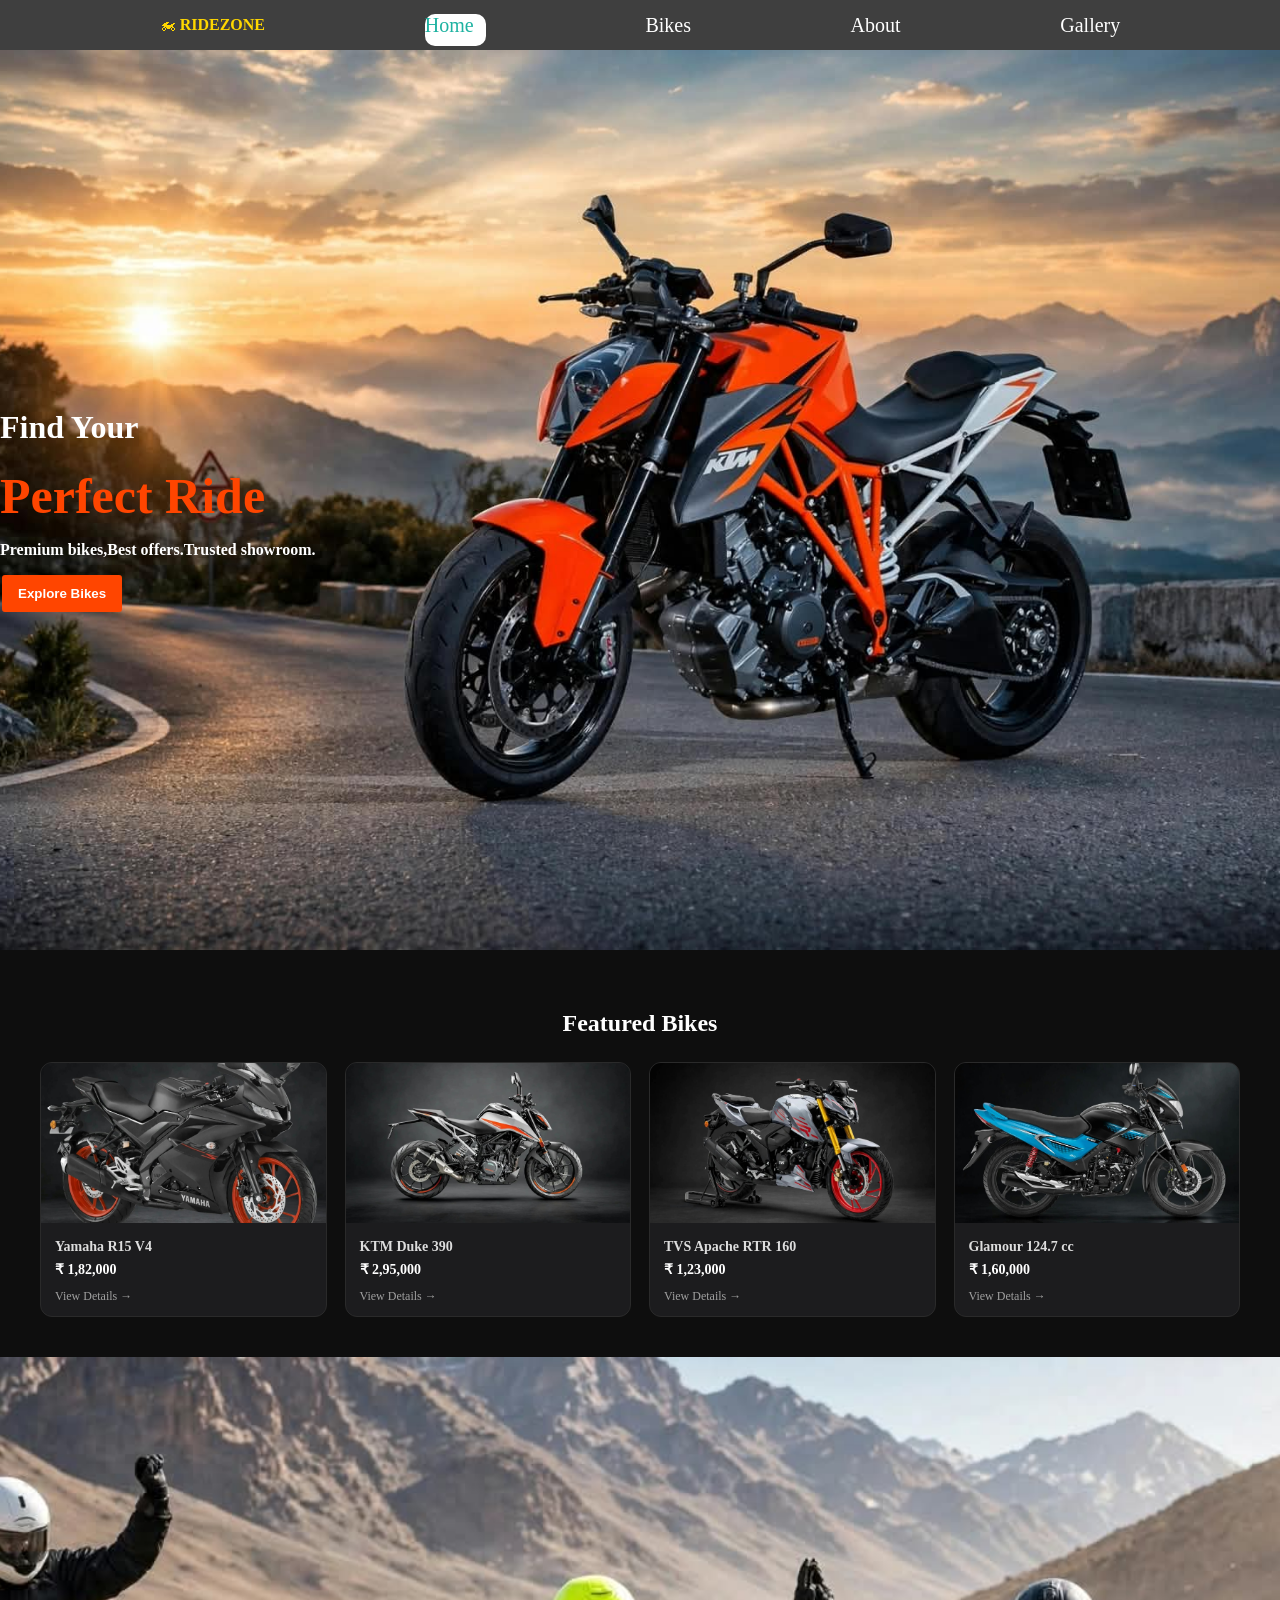
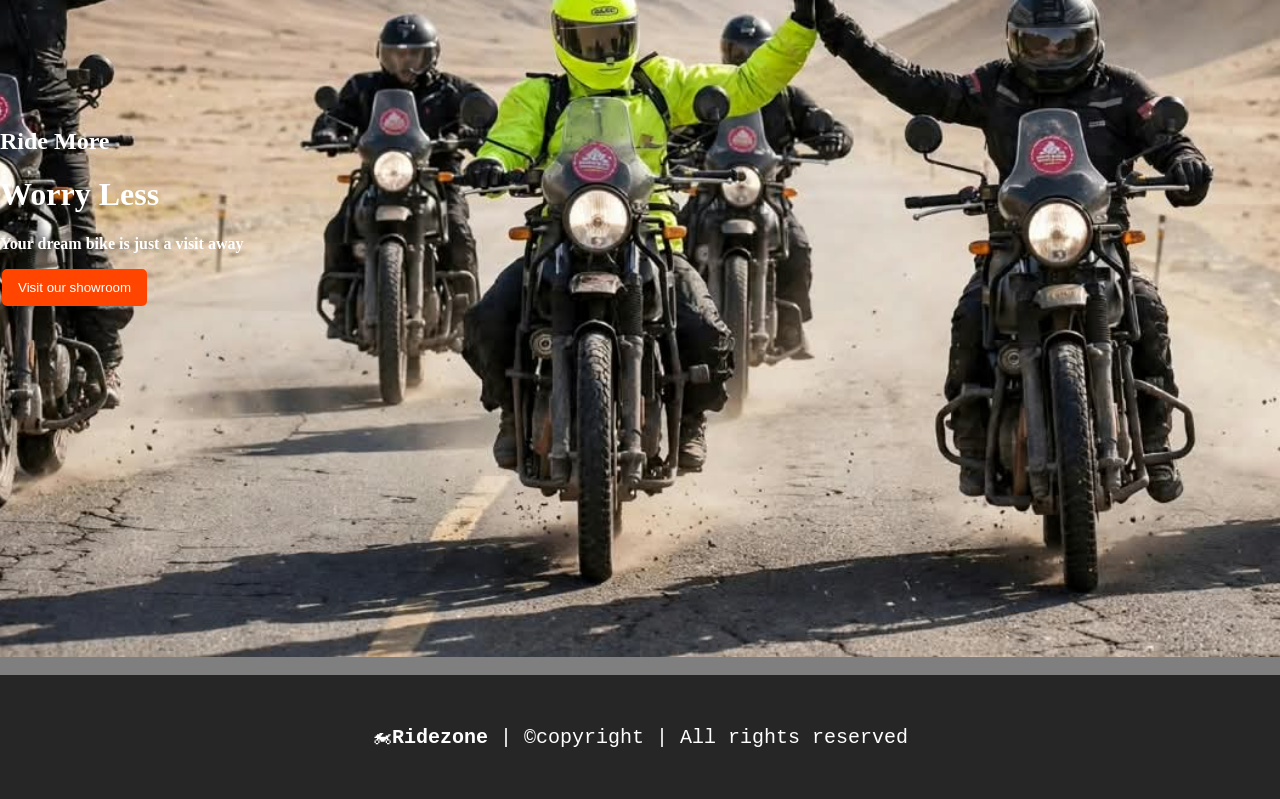
<file: index.html>
<!DOCTYPE html>
<html lang="en">
<head>
    <meta charset="UTF-8">
    <meta name="viewport" content="width=device-width, initial-scale=1.0">
    <title>Ridezone</title>
    <link rel="Stylesheet" href="index.css">
</head>

    <header class="Navbar">
        <nav >
           <p style="display: inline;" class="logo">&#127949; <b>RIDEZONE</b></p> 
           <a   class="Home" href="index.html">Home</a>
           <a   class="Bikes" href="Ridezone_bikes.html">Bikes</a>
           <a   class="About" href="Ridezone_abut.html">About</a>
           <a   class="Gallery" href="Gallery.html">Gallery</a>
        </nav>
    </header>
  <main>
    
        <div class="First_image">
            <div class="Text_image">
            <h1 class="Find">Find Your</h1> <span class="Span"><b>Perfect Ride </b></span>
            <p class="First_paragraph">  <b>Premium bikes,Best offers.Trusted showroom. </b></p>
            <button class="First_button"><b> <a href="Ridezone_bikes.html"> Explore Bikes </b></a> </button>
        </div>
        </div>
        <div class="featured-section">
  <h2>Featured Bikes</h2>
  <div class="bike-grid">

    <div class="bike-card">
      <img src="Yamaha.jpeg" class="first_image" alt="Yamaha R15 V4">
      <div class="card-info">
        <h4>Yamaha R15 V4</h4>
        <p class="price">₹ 1,82,000</p>
        <a href="https://www.yamaha-motor-india.com/yamaha-r15v4.html">View Details →</a>
      </div>
    </div>

    <div class="bike-card">
      <img src="Ktm.jpeg" class="first_image" alt="KTM Duke 390">
      <div class="card-info">
        <h4>KTM Duke 390</h4>
        <p class="price">₹ 2,95,000</p>
        <a href="https://www.ktmindia.com/ktm-bikes/dual-sport/ktm-390-enduro-r/specifications">View Details →</a>
      </div>
    </div>

    <div class="bike-card">
      <img src="Tvs.jpeg" class="first_image" alt="TVS">
      <div class="card-info">
        <h4>TVS Apache RTR 160</h4>
        <p class="price">₹ 1,23,000</p>
        <a href="https://www.tvsmotor.com/tvs-apache/premium/apache-rtr-160-2v">View Details →</a>
      </div>
    </div>

    <div class="bike-card">
      <img src="Glamour.jpeg" class="first_image" alt="Glamour">
      <div class="card-info">
        <h4>Glamour 124.7 cc </h4>
        <p class="price">₹ 1,60,000</p>
        <a href="https://www.heromotocorp.com/en-in/motorcycles/glamour-x.html">View Details →</a>
      </div>
    </div>

  </div>
</div>
<div class="Ride">
  <div class="Ride_info">
    <h2>Ride More</h2>
    <h1>Worry Less</h1>
    <p><b> Your dream bike is just a visit away</b></p>
    <button class="Ride_button"><a href="Ridezone_abut.html">Visit our showroom</a></button>
  </div>
  
  
</div>
    </main>
    <br>
    <footer>
<center class="foot"><pre>&#127949;<b>Ridezone</b> | &copy;copyright | All rights reserved</pre></center>        
    </footer>
</body>
</html>
    
</body>
</html>
</file>
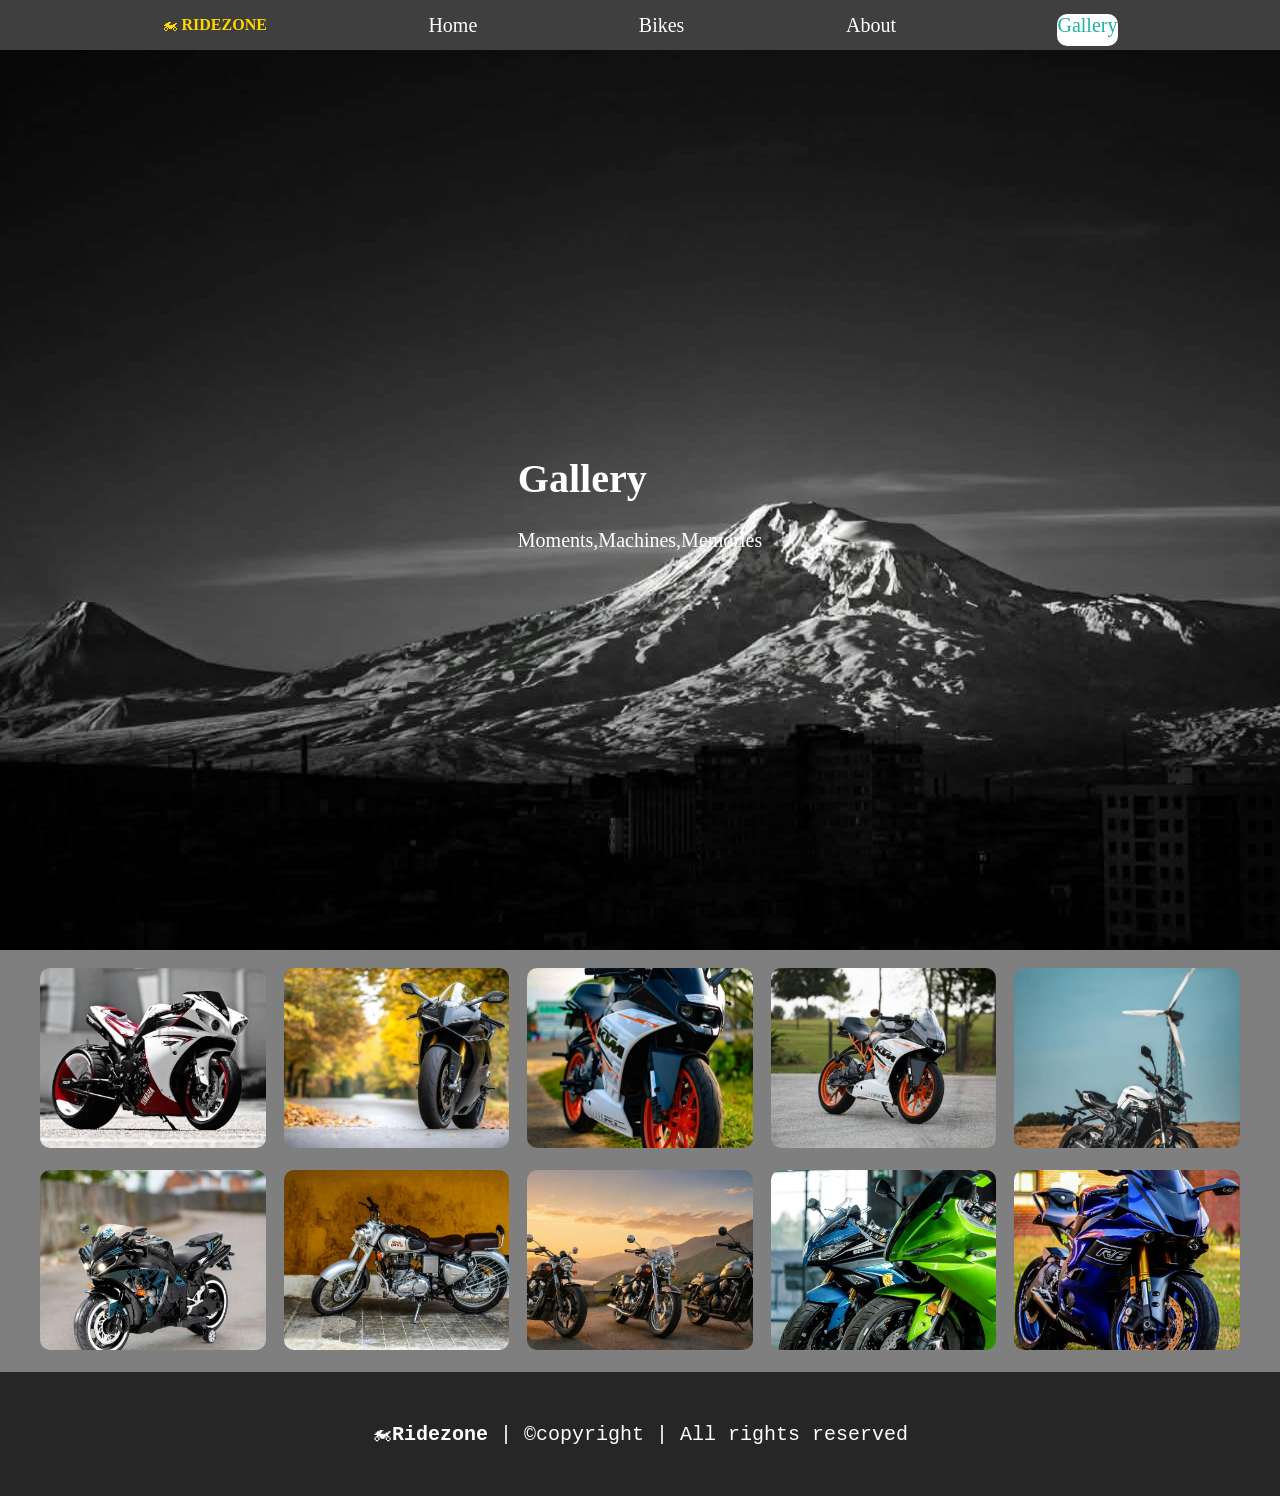
<file: Gallery.html>
<!DOCTYPE html>
<html lang="en">
<head>
    <meta charset="UTF-8">
    <meta name="viewport" content="width=device-width, initial-scale=1.0">
    <title>Gallery</title>
    <link rel="Stylesheet" href="Gallery.css">
</head>
<body>
     <header class="Navbar">
        <nav >
           <p style="display: inline;" class="logo">&#127949; <b>RIDEZONE</b></p>  
           <a   class="Home" href="index.html">Home</a>
           <a   class="Bikes" href="Ridezone_bikes.html">Bikes</a>
           <a   class="About" href="Ridezone_abut.html">About</a>
           <a   class="Gallery1" href="Gallery.html">Gallery</a>
        </nav>
    </header>
    <div class="img_1st">
        <div class="Gallery">
            <h1>Gallery</h1>
            <p>Moments,Machines,Memories</p>
        </div>
    </div>
    <br>
    <div class="images">
    <div>
        <img src="b1.jpeg" alt="bike" class="img">
    </div>
    <div >
        <img src="b2.jpeg" alt="bike" class="img">
    </div>
    <div>
        <img src="b3.jpeg" alt="bike" class="img">
    </div>
    <div>
        <img src="b4.jpeg" alt="bike" class="img">
    </div>
    <div>
        <img src="b5.jpeg" alt="bike" class="img">
    </div>
    <div>
        <img src="b6.jpeg" alt="bike" class="img">
    </div>
    <div>
        <img src="b7.jpeg" alt="bike" class="img">
    </div>
    <div>
        <img src="b8.jpeg" alt="bike" class="img">
    </div>
    <div>
        <img src="b9.jpeg" alt="bike" class="img">
    </div>
    <div>
        <img src="b10.jpeg" alt="bike" class="img">
    </div>
    </div>
    <br>
    <footer>
<center class="foot"><pre>&#127949;<b>Ridezone</b> | &copy;copyright | All rights reserved</pre></center>        
    </footer>
</body>
</html>
    
</body>
</html>
</file>
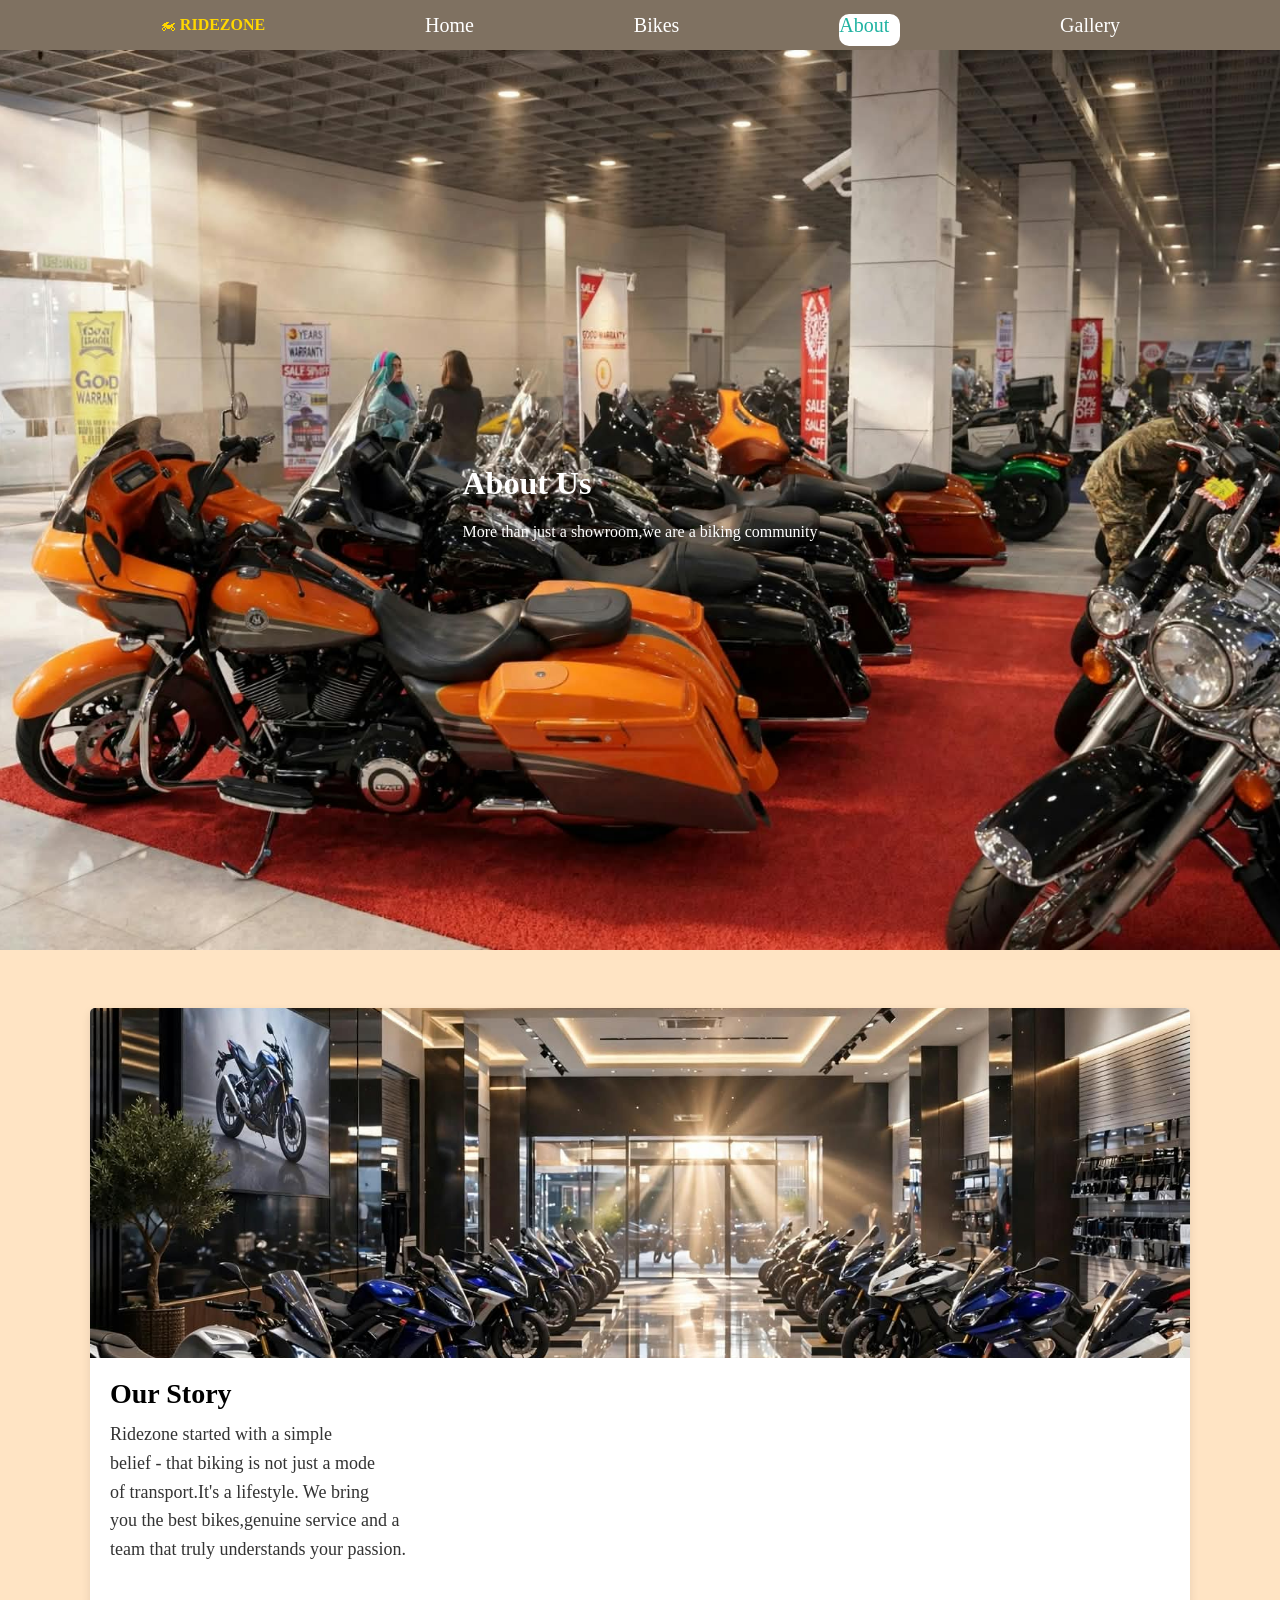
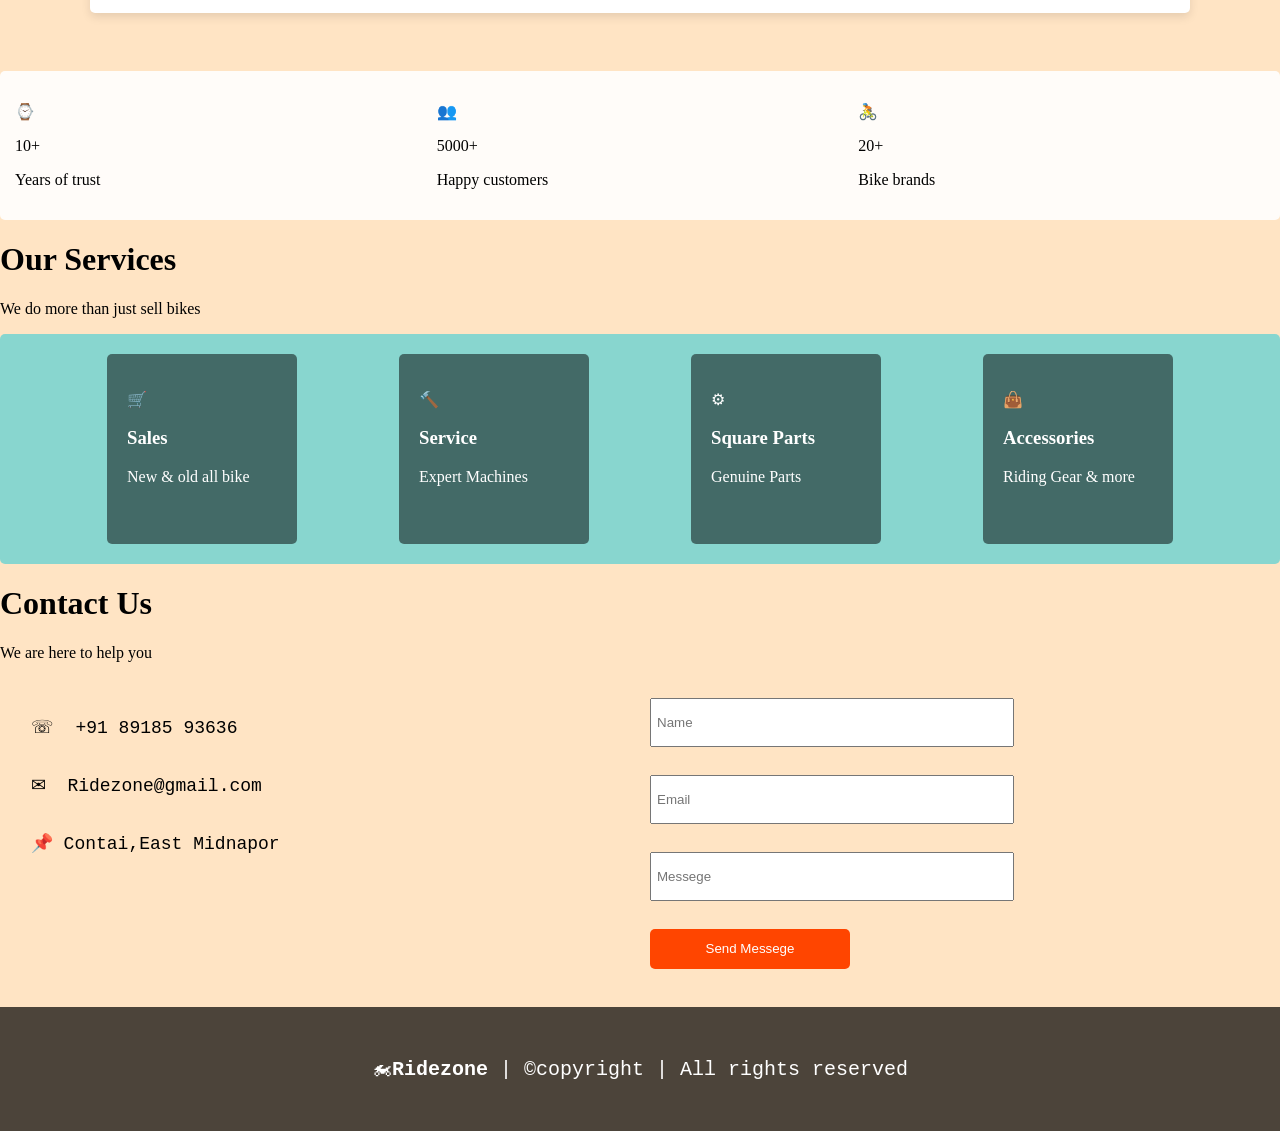
<file: Ridezone_abut.html>
<!DOCTYPE html>
<html lang="en">
<head>
    <meta charset="UTF-8">
    <meta name="viewport" content="width=device-width, initial-scale=1.0">
    <title>About</title>
    <link rel="Stylesheet" href="Ridezone_about.css">

</head>
<body>
    <header class="Navbar">
        <nav >
            <p style="display: inline;" class="logo">&#127949; <b>RIDEZONE</b></p> 
            <a   class="Home" href="index.html">Home</a>
           <a   class="Bikes" href="Ridezone_bikes.html">Bikes</a>
           <a   class="About1" href="Ridezone_abut.html">About</a>
           <a   class="Gallery" href="Gallery.html">Gallery</a>
        </nav>
    </header>
        <div class="img_1st">
            <div class="About">
                <h1>About Us</h1>
                <p>More than just a showroom,we are a biking community</p>
            </div>
        </div>
        <br>
        <div class="img_2nd">
            <h1>Our Story</h1>
<pre class="Paragraph">Ridezone started with a simple
belief - that biking is not just a mode 
of transport.It's a lifestyle. We bring 
you the best bikes,genuine service and a
team that truly understands your passion.
            </pre>
        </div>
        <br>
        <div class="Trust">
            <div class="Trust_info">
            <p>&#8986;</p>
            <p>10+</p>
            <p>Years of trust</p>
        </div>
        <div class="Trust_info">
            <p>&#128101;</p>
            <p>5000+</p>
            <p>Happy customers</p>
        </div>
         <div class="Trust_info">
            <p>&#128692;</p>
            <p>20+</p>
            <p>Bike brands</p>
        </div>
    </div>
    <div class="Services">
        <h1>Our Services</h1>
        <p>We do more than just sell bikes</p>
    </div>
    <div class="Service_info">
        <div class="Sales">
            <p>&#x1F6D2;</p>
            <h3>Sales</h3>
            <p>New & old all bike</p>
        </div>
        <div class="Service">
            <p>&#128296;</p>
            <h3>Service</h3>
            <p>Expert Machines</p>
        </div>
        <div class="Square_parts">
            <p>&#9881; </p>
            <h3>Square Parts</h3>
            <p>Genuine Parts</p>
        </div>
        <div class="Accessories">
            <p>&#128092; </p>
            <h3>Accessories</h3>
            <p>Riding Gear & more</p>
        </div>
    </div>
    <div class="Contact">
        <div class="Contact-head">
        <h1>Contact Us</h1>
        <p>We are here to help you</p>
        </div>
        </div>
        <div class="Contact_wrap">
    <div class="Contact_info">        
    <pre> &#9743;  +91 89185 93636</pre>
    <pre> &#9993;  Ridezone@gmail.com</pre>
    <pre> &#x1F4CC; Contai,East Midnapor</pre>
    </div>
    <div class="Contact_form" >
        <form >
            <input type="text" minlength="5"
            maxlength="40"
            required
            pattern="[A-Za-z ]+"
            placeholder="Name">
            <br><br>
            <input type="email"
            required
            pattern="[A-Za-z1-9@#*^+_-]+@gmail\.com"
            placeholder="Email">
            <br><br>
            <input type="text"
            minlength="5"
            maxlength="500"
            required
            pattern="[A-Za-z0-9+@_-%&^$# ]+"
            placeholder="Messege">
            <br><br>
            
            <button class="Contact_button">Send Messege</button>


        </form>
    </div>
    
    </div>

    </main>
    <br>
    <footer>
<center class="foot"><pre>&#127949;<b>Ridezone</b> | &copy;copyright | All rights reserved</pre></center>        
    </footer>
</body>
</html>
</file>
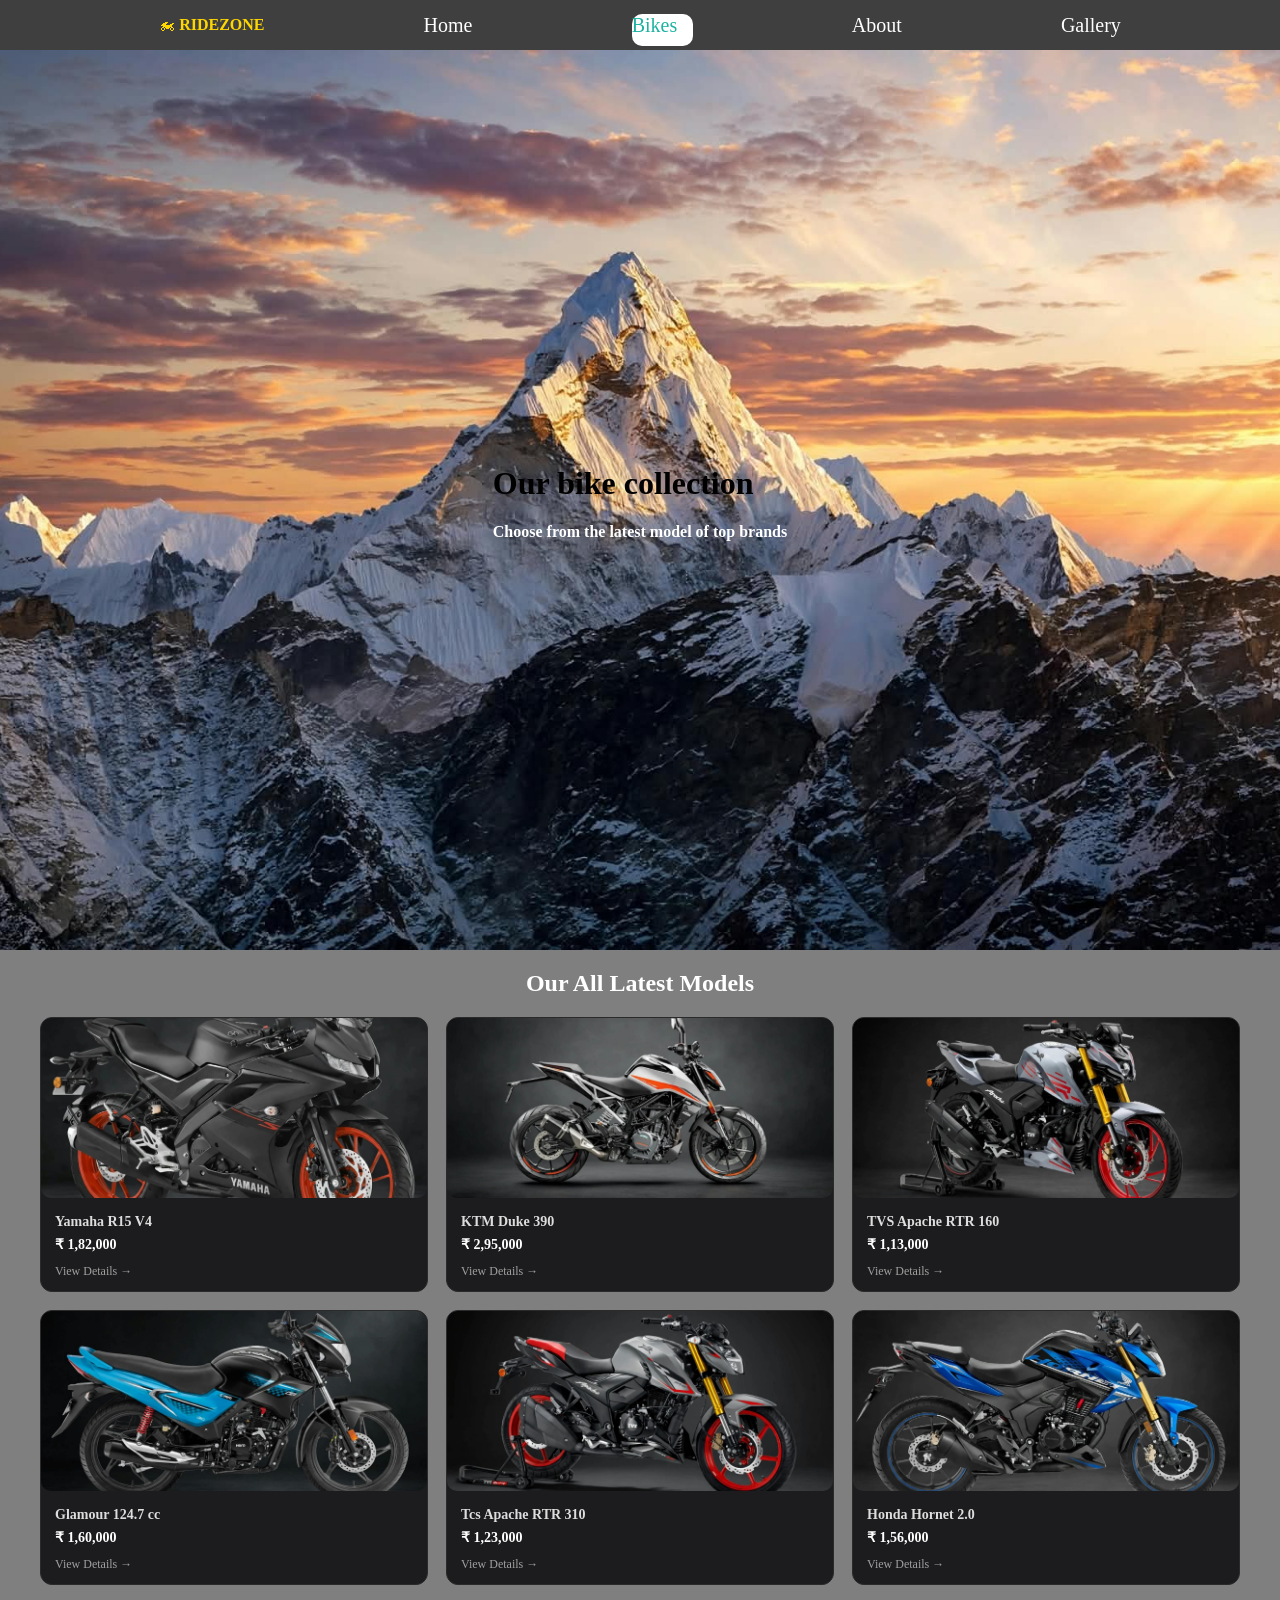
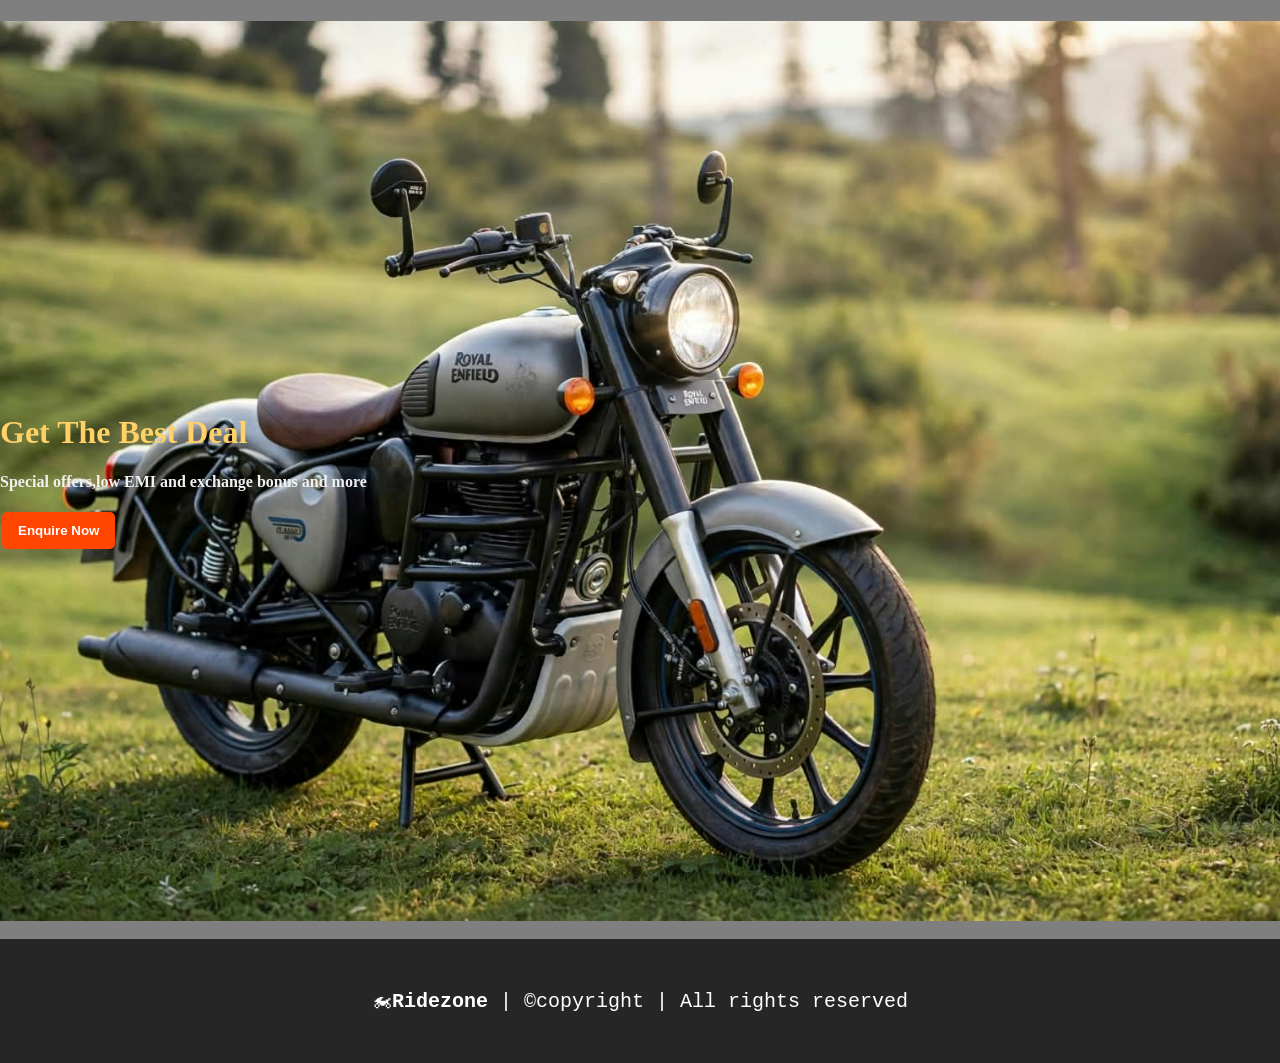
<file: Ridezone_bikes.html>
<!DOCTYPE html>
<html lang="en">
<head>
    <meta charset="UTF-8">
    <meta name="viewport" content="width=device-width, initial-scale=1.0">
    <title>Bikes</title>
    <link rel="Stylesheet" href="Ridezone_bikes.css">
</head>
<body>
     <header class="Navbar">
        <nav >
           <p style="display: inline;" class="logo">&#127949; <b>RIDEZONE</b></p> 
           <a   class="Home" href="index.html">Home</a>
           <a   class="Bikes" href="Ridezone_bikes.html">Bikes</a>
           <a   class="About" href="Ridezone_abut.html">About</a>
           <a   class="Gallery" href="Gallery.html">Gallery</a>
        </nav>
    </header>
    <main>
        <div class="First_image">
            <div class="Text_image">
            <h1 class="Collection">Our bike collection</h1>
            <p class="First_paragraph">  <b>Choose from the latest model of top brands </b></p>
        </div>
        </div>
        <div class="Section">
            <h2>Our All Latest Models</h2>
        </div>
         <div class="bike-grid">

    <div class="bike-card">
      <img src="Yamaha.jpeg" class="second_image" alt="Yamaha R15 V4">
      <div class="card-info">
        <h4>Yamaha R15 V4</h4>
        <p class="price">₹ 1,82,000</p>
        <a href="https://www.yamaha-motor-india.com/yamaha-r15v4.html">View Details →</a>
      </div>
    </div>

    <div class="bike-card">
      <img src="Ktm.jpeg" class="second_image" alt="KTM Duke 390">
      <div class="card-info">
        <h4>KTM Duke 390</h4>
        <p class="price">₹ 2,95,000</p>
        <a href="https://www.ktmindia.com/ktm-bikes/dual-sport/ktm-390-enduro-r/specifications">View Details →</a>
      </div>
    </div>

    <div class="bike-card">
      <img src="Tvs.jpeg" class="second_image" alt="TVS">
      <div class="card-info">
        <h4>TVS Apache RTR 160</h4>
        <p class="price">₹ 1,13,000</p>
        <a href="https://www.tvsmotor.com/tvs-apache/premium/apache-rtr-160-2v">View Details →</a>
      </div>
    </div>

    <div class="bike-card">
      <img src="Glamour.jpeg" class="second_image" alt="Glamour">
      <div class="card-info">
        <h4>Glamour 124.7 cc</h4>
        <p class="price">₹ 1,60,000</p>
        <a href="https://www.heromotocorp.com/en-in/motorcycles/glamour-x.html">View Details →</a>
      </div>
    </div>
      <div class="bike-card">
      <img src="Apache.jpeg" class="second_image" alt="Apache">
      <div class="card-info">
        <h4>Tcs Apache RTR 310</h4>
        <p class="price">₹ 1,23,000</p>
        <a href="https://www.tvsmotor.com/tvs-apache/super-premium/apache-rtr-310">View Details →</a>
      </div>
    </div>
    <div class="bike-card">
      <img src="Honda.jpeg" class="second_image" alt="Honda">
      <div class="card-info">
        <h4>Honda Hornet 2.0</h4>
        <p class="price">₹ 1,56,000</p>
        <a href="https://www.honda2wheelersindia.com/motorcycle/hornet-2-0">View Details →</a>
      </div>
    </div>
    <br> 

  </div>
  <div class="background">
    <div class="Background_info">
        <h1>Get The Best Deal</h1>
        <h4>Special offers,low EMI and exchange bonus and more </h4>
        <button class="background_button"><a href="Ridezone_abut.html"> Enquire Now</a></button>
    </div>
  </div>
    </main>
    <br>
    <footer>
<center class="foot"><pre>&#127949;<b>Ridezone</b> | &copy;copyright | All rights reserved</pre></center>        
    </footer>
</body>
</html>
    
</body>
</html>
</file>
<file: index.css>
.Navbar{
    color: white;
    background-color: rgba(0, 0, 0, 0.5);
}
.logo{
  color: gold;
}

body{
    background-color: rgba(0, 0, 0, 0.5);
    margin: 0;
    padding: 0;
}
nav{
    display: flex;
    justify-content: space-evenly;
}
 .Bikes, .About, .Gallery{
    text-decoration: none;
    color: white;
    font-size: 20px;
    position: relative;
    top: 14px;
}
.Home{
  height: 32px;
  width: 61px;
  background-color: #fff;
  color: #1eb2a1;
  border: 10px;
  border-radius: 10px;
  position: relative;
  top: 14px;
  text-decoration: none;
  font-size: 20px;
}
.Home:hover, .Bikes:hover, .About:hover,.Gallery:hover{
  height: 32px;
  width: 61px;
  background-color: #fff;
  color: #1eb2a1;
  border: 10px;
  border-radius: 10px;
  transition: all 0.1s ease-in-out 0s;
}
.First_image{
    background-image: url("background.jpeg");
    background-position: center;
    background-size: cover;
    height: 100vh;
    display: flex;
    align-items: center;

}
.Find{
    color: white;
}
.Span{
    font-size: 50px;
    color: orangered;
}
.First_paragraph{
    color: white;
}
.First_button{
    background-color: orangered;
    color: white;
    border: 10px solid orangered;
    border-radius: 3px;
    position: relative;
    left: 2px;
    

}
.featured-section{
  background: #0e0e0e;
  padding: 40px 20px;
  color: white;
}
.featured-section h2{
  text-align: center;
  margin-bottom: 25px;
}

.bike-grid{
  display: grid;
  grid-template-columns: repeat(4, 1fr); 
  gap: 18px;
  max-width: 1200px;
  margin: 0 auto;
}

.bike-card{
  background: #1c1c1e;
  border-radius: 12px;
  overflow: hidden;
  border: 1px solid #2a2a2a;
  transition: 0.3s;
}
.bike-card:hover{
  transform: translateY(-5px);
  border-color: #444;
  cursor: pointer;
  box-shadow: white;
  box-shadow: 0 0 5px white,
  0 0 15px white;
  transition: all 0.1s ease-in-out 0s;
}

.first_image{
  width: 100% ;
  height: 160px ;
  object-fit: cover;
  background: #111;
}

.card-info{
  padding: 12px 14px;
}
.card-info h4{
  font-size: 14px;
  color: #ddd;
  margin: 0 0 6px 0;
  font-weight: bold;
}
.card-info .price{
  font-size: 14px;
  font-weight: bold;
  color: #fff;
  margin: 0 0 8px 0;
}
.card-info a{
  font-size: 12px;
  color: #a0a0a0;
  text-decoration: none;
}
.card-info a:hover{
  color: orangered;
}
.Ride{
  background-image: url("Group.jpeg");
  background-size: cover;
  background-position: center;
  height: 100vh;
  display: flex;
  align-items: center;
  color: rgb(255 255 255);
}
.Ride_button{
  background-color: orangered;
  border: 10px solid orangered;
  border-radius: 5px;
  color: #fff;
  position: relative;
  left: 2px;
}
footer{
    width: 100%;
    height: auto; 
    min-height: 100px;
    background-color: rgba(0, 0, 0, 0.7);
    font-size: 20px;
    color: #fff;
    padding: 30px 20px;
    box-sizing: border-box;
}
.foot{
    position: static;
}
.Ride_button a{
  color: #fff;
  text-decoration: none;
}
.first_nav:focus{
  color: orangered;
}
.First_button a{
  color: #fff;
  text-decoration: none;

}
@media (max-width: 1024px){
  .bike-grid{
    grid-template-columns: repeat(2, 1fr);
  }
}

@media (max-width: 768px){
  nav{
    flex-wrap: wrap;
    gap: 10px;
    padding: 10px;
  }
  .first_nav{
    font-size: 16px;
    top: 0;
  }
  .First_image, .Ride{
    height: auto;
    padding: 60px 20px;
  }
  .Span{
    font-size: 36px;
    color: white;
  }
  .bike-grid{
    grid-template-columns: repeat(2, 1fr);
  }
  .foot{
    font-size: 10px;
  }
}

@media (max-width: 480px){
  .bike-grid{
    grid-template-columns: 1fr;
  }
  .Span{
    font-size: 28px;
  }
  .First_image, .Ride{
    padding: 40px 15px;
    text-align: center;
    justify-content: center;
  }
}
@media (max-width: 425px){
  nav{
    display: flex !important;
    flex-direction: row !important;
    align-items: center !important;
    justify-content: space-around !important;
    gap: 5px;
    flex-wrap: nowrap;
  }

  .Home, .Bikes, .About, .Gallery{
    position: static !important;
    top: 0 !important;
    font-size: 8px !important;
    height: auto !important;
    width: auto !important;
    padding: 6px 10px;
  }
}
</file>
<file: Gallery.css>
.Navbar{
    color: white;
    background-color: rgba(0, 0, 0, 0.5);
}
body{
    background-color: rgba(0, 0, 0, 0.5);
    margin: 0;
    padding: 0;
}
.logo{
    color: gold;
}
nav{
    display: flex;
    justify-content: space-evenly;
}
.Bikes, .About, .Home{
    text-decoration: none;
    color: white;
    font-size: 20px;
    position: relative;
    top: 14px;
}
.Gallery1{
  height: 32px;
  width: 61px;
  background-color: #fff;
  color: #1eb2a1;
  border: 10px;
  border-radius: 10px;
  position: relative;
  top: 14px;
  text-decoration: none;
  font-size: 20px;
}
.Home:hover, .Bikes:hover, .About:hover,.Gallery1:hover{
  height: 32px;
  width: 61px;
  background-color: #fff;
  color: #1eb2a1;
  border: 10px;
  border-radius: 10px;
  transition: all 0.1s ease-in-out 0s;
}
.img_1st{
    background-image: url("dark.jpeg");
    height: 100vh;
    display: flex;
    justify-content: center;
    align-items: center;
    color: #fff;
    font-size: 20px;
}
.images{
    display: grid;
    grid-template-columns: repeat(5,1fr);
    gap: 18px;
    max-width: 1200px;
    margin:0 auto;
}

.img{
    object-fit: cover;
    height: 180px;
    width: 100%;
    border-radius: 10px;
}
footer{
    width: 100%;
    height: auto; 
    min-height: 100px;
    background-color: rgba(0, 0, 0, 0.7);
    font-size: 20px;
    color: #fff;
    padding: 30px 20px;
    box-sizing: border-box;
}
.foot{
    position: static;
}
@media (max-width: 1024px) {
    .images{
        grid-template-columns: repeat(3, 1fr);
    }
}
@media (max-width: 768px) {
    nav{
        flex-direction: row;
        gap: 10px;
    }
    .first_nav{
        top: 0;
        font-size: 18px;
    }
    .img_1st{
        height: 60vh;
        font-size: 16px;
    }
    .images{
        grid-template-columns: repeat(2, 1fr);
        gap: 12px;
    }
    .img{
        height: 160px;
    }
    .foot{
    font-size: 10px;
  }
}
@media (max-width: 480px) {
    .images{
        grid-template-columns: 1fr;
    }
    .img{
        height: 200px;
    }
    .img_1st{
        height: 50vh;
    }
}
@media (max-width: 425px){
  nav{
    display: flex !important;
    flex-direction: row !important;
    align-items: center !important;
    justify-content: space-around !important;
    gap: 5px;
    flex-wrap: nowrap;
  }

  .Home, .Bikes, .About, .Gallery1{
    position: static !important;
    top: 0 !important;
    font-size: 8px !important;
    height: auto !important;
    width: auto !important;
    padding:6px 10px;
  }
 
}
</file>
<file: Ridezone_about.css>
.Navbar{
    color: white;
    background-color: rgba(0, 0, 0, 0.5);
}
body{
    background-color: bisque;
    margin: 0;
    padding: 0;
    overflow-x: hidden;
}
.logo{
  color: gold;
}
nav{
    display: flex;
    justify-content: space-evenly;
    flex-wrap: wrap;
}
.Bikes, .Home, .Gallery{
    text-decoration: none;
    color: white;
    font-size: 20px;
    position: relative;
    top: 14px;
}
.About1{
  height: 32px;
  width: 61px;
  background-color: #fff;
  color: #1eb2a1;
 border: 10px;
  border-radius: 10px;
  position: relative;
  top: 14px;
  text-decoration: none;
  font-size: 20px;
}
.Home:hover, .Bikes:hover, .About1:hover,.Gallery:hover{
  height: 32px;
  width: 61px;
  background-color: #fff;
  color: #1eb2a1;
  border: 10px;
  border-radius: 10px;
  transition: all 0.1s ease-in-out 0s;
}
.img_1st{
    height: 100vh;
    display: flex;
    background-image: url("Showroom2.jpeg");
    background-size: cover;
    background-position: center;
    align-items: center;
    justify-content: center;
    color: #fff;
}

.img_2nd{
    width: 90%;
    max-width: 1100px;
    margin: 40px auto;
    background-color: #fff; 
    border-radius: 5px;
    display: flex;
    flex-direction: column; 
    overflow: hidden;
    box-shadow: 0 4px 10px rgba(0,0,0,0.1);
    height: auto;
    min-height: auto;
    padding: 0; 
}

.img_2nd::before{
    content: "";
    display: block;
    width: 100%;
    height: 350px;
    background-image: url("Showroom.jpeg");
    background-size: cover;
    background-position: center;
}

.img_2nd h1{
    position: static;
    left: auto;
    color: #000; 
    margin: 20px 20px 10px 20px;
    font-size: 28px;
}

.img_2nd pre{
    position: static;
    left: auto;
    font-size: 18px;
    font-weight: 500;
    color: #333;
    white-space: pre-wrap; 
    font-family: inherit;
    margin: 0 20px 20px 20px;
    line-height: 1.6;
}

.Trust{
    background-color: rgba(255, 255, 255, 0.9);
    display: grid;
    grid-template-columns: repeat(3,1fr);
    gap: 15px;
    border-radius: 5px;
    padding: 15px;
}
.Service_info{
    display: flex;
    justify-content: space-evenly;
    background-color: rgba(18, 202, 219,0.5);
    border-radius: 5px;
    flex-wrap: wrap;
    gap: 15px;
    padding: 20px;
}
.Sales, .Service, .Square_parts, .Accessories{
    height: 150px;
    width: 150px;
    background-color: rgba(0, 0, 0, 0.5);
    border-radius: 5px;
    color: #fff;
    padding: 20px;
}
.Contact_wrap{
    display: flex;
    gap: 20px;
    flex-wrap: wrap;
    padding: 20px;
}
.Contact_info{
    display: flex;
    flex-direction: column;
    flex: 1;
    font-size: 18px;
    min-width: 250px;
}
.Contact_form{
    display: flex;
    flex-direction: column;
    flex: 1;
    min-width: 280px;
}
.Contact_form input{
    width: 100%;
    max-width: 350px;
    height: 35px;
    padding: 5px;
    margin-bottom: 10px;
}
.Contact_form button{
    width: 200px;
    height: 40px;
    background-color: orangered;
    color: #fff;
    border-radius: 5px;
    border: none;
}

footer{
    width: 100%;
    height: auto; 
    min-height: 100px;
    background-color: rgba(0, 0, 0, 0.7);
    font-size: 20px;
    color: #fff;
    padding: 30px 20px;
    box-sizing: border-box;
}
.first_nav:focus{
  color: orangered;
}
.foot{
    position: static;
}
@media (max-width: 1024px){
  .Trust{
    grid-template-columns: repeat(2, 1fr);
  }
  .Service_info{
    flex-wrap: wrap;
    gap: 15px;
  }
}

@media (max-width: 768px){
  nav{
    flex-wrap: wrap;
    gap: 10px;
    padding: 10px;
  }
  .first_nav{
    font-size: 16px;
    top: 0;
  }
  .img_1st{
    height: auto;
    padding: 60px 20px;
    text-align: center;
  }
  .img_2nd{
    width: 100%;
    height: 300px;
    display: block;
  }
  .img_2nd h1, .img_2nd pre{
    position: static;
    left: 0;
    text-align: center;
    margin-top: 10px;
    color: #000;
  }
  .Trust{
    grid-template-columns: 1fr;
  }
  .Service_info{
    flex-wrap: wrap;
  }
  .Contact_wrap{
    flex-direction: column;
  }
  .Contact_form input{
    width: 100%;
    box-sizing: border-box;
  }
  .foot{
    font-size: 10px;
  }
}

@media (max-width: 480px){
  .Sales, .Service, .Square_parts, .Accessories{
    width: 100%;
    height: auto;
    box-sizing: border-box;
  }
  footer{
    font-size: 18px;
    height: auto;
    padding: 20px;
    text-align: center;
  }
  .Contact_form button{
    width: 100%;
  }
}
@media (max-width: 425px){
  nav{
    display: flex !important;
    flex-direction: row !important;
    align-items: center !important;
    justify-content: space-around !important;
    gap: 5px;
    flex-wrap: nowrap;
  }

  .Home, .Bikes, .About1, .Gallery{
    position: static !important;
    top: 0 !important;
    font-size: 8px !important;
    height: auto !important;
    width: auto !important;
    padding: 6px 10px;
  }
}
</file>
<file: Ridezone_bikes.css>
.Navbar{
    color: white;
    background-color: rgba(0, 0, 0, 0.5);
}
body{

    background-color: rgba(0, 0, 0, 0.5);
    margin: 0;
    padding: 0;
}
.logo{
  color: gold;
}
nav{
    display: flex;
    justify-content: space-evenly;
}
.Home, .About, .Gallery{
    text-decoration: none;
    color: white;
    font-size: 20px;
    position: relative;
    top: 14px;
}
.Bikes{
  height: 32px;
  width: 61px;
  background-color: #fff;
  color: #1eb2a1;
  border: 10px;
  border-radius: 10px;
  position: relative;
  top: 14px;
  text-decoration: none;
  font-size: 20px;
}
.Home:hover, .Bikes:hover, .About:hover,.Gallery:hover{
  height: 32px;
  width: 61px;
  background-color: #fff;
  color: #1eb2a1;
 border: 10px;
  border-radius: 10px;
  transition: all 0.1s ease-in-out 0s;
}
.First_image{
    background-image: url("Mountain.jpeg");
    background-position: center;
    background-size: cover;
    height: 100vh;
    align-items: center;
    display: flex;
    justify-content: center;
}
.Text_image p{
    color: #fff;
}
.bike-grid{
  display: grid;
  grid-template-columns: repeat(3, 1fr); 
  gap: 18px;
  max-width: 1200px;
  margin: 0 auto;
}

.bike-card{
  background: #1c1c1e;
  border-radius: 12px;
  overflow: hidden;
  border: 1px solid #2a2a2a;
  transition: 0.3s;
  background-position: center;
  background-size: cover;
}
.bike-card:hover{
  transform: translateY(-5px);
  border-color: #444;
  cursor: pointer;
  box-shadow: 0 0 5px white,
  0 0 15px white;
  transition: all 0.1s ease-in-out 0s;
}
.first_nav:focus{
  color: orangered;
}
.card-info{
  padding: 12px 14px;
}
.card-info h4{
  font-size: 14px;
  color: #ddd;
  margin: 0 0 6px 0;
  font-weight: bold;
}
.card-info .price{
  font-size: 14px;
  font-weight: bold;
  color: #fff;
  margin: 0 0 8px 0;
}
.card-info a{
  font-size: 12px;
  color: #a0a0a0;
  text-decoration: none;
}
.card-info a:hover{
  color: orangered;
}
.second_image{
    width: 100%;
    object-fit: cover;
    height: 180px;
    border-radius: 10px;
}
.Section h2{
    text-align: center;
    font-weight: bold;
    color: white;

}
.background{
    background-image: url("Royal_enfield.jpeg");
    background-position: center;
    background-size: cover;
    align-items: center;
    height: 100vh;
    display: flex;
    color: whitesmoke;
}
.background_button{
    background-color: orangered;
    color: #fff;
    border: 10px solid orangered;
    border-radius: 5px;
    font-weight: bold;
    position: relative;
    left: 2px;
}
.Background_info h1{
    color: #ffd166;
  }
.Background_info h4{
    color: #f1f1f1;
  }
  footer{
    width: 100%;
    height: auto; 
    min-height: 100px;
    background-color: rgba(0, 0, 0, 0.7);
    font-size: 20px;
    color: #fff;
    padding: 30px 20px;
    box-sizing: border-box;
}
.foot{
    position: static;
}
.background_button a{
  text-decoration: none;
  color: #fff;

}
  @media (max-width: 1024px){
  .bike-grid{
    grid-template-columns: repeat(2, 1fr);
  }
}

@media (max-width: 768px){
  nav{
    flex-wrap: wrap;
    gap: 10px;
    padding: 10px;
  }
  .first_nav{
    font-size: 16px;
    top: 0;
  }
  .First_image, .background{
    height: auto;
    padding: 60px 20px;
  }
  .bike-grid{
    grid-template-columns: repeat(2, 1fr);
  }
  .foot{
    font-size: 10px;
  }
}

@media (max-width: 480px){
  .bike-grid{
    grid-template-columns: 1fr;
  }
  .First_image, .background{
    padding: 40px 15px;
    text-align: center;
    justify-content: center;
  }
  .Text_image p, .Background_info h1, .Background_info h4{
    text-align: center;
  }
}
@media (max-width: 425px){
  nav{
    display: flex !important;
    flex-direction: row !important;
    align-items: center !important;
    justify-content: space-around !important;
    gap: 5px;
    flex-wrap: nowrap;
  }

  .Home, .Bikes, .About, .Gallery{
    position: static !important;
    top: 0 !important;
    font-size: 8px !important;
    height: auto !important;
    width: auto !important;
    padding: 6px 10px;
  }
}
</file>
